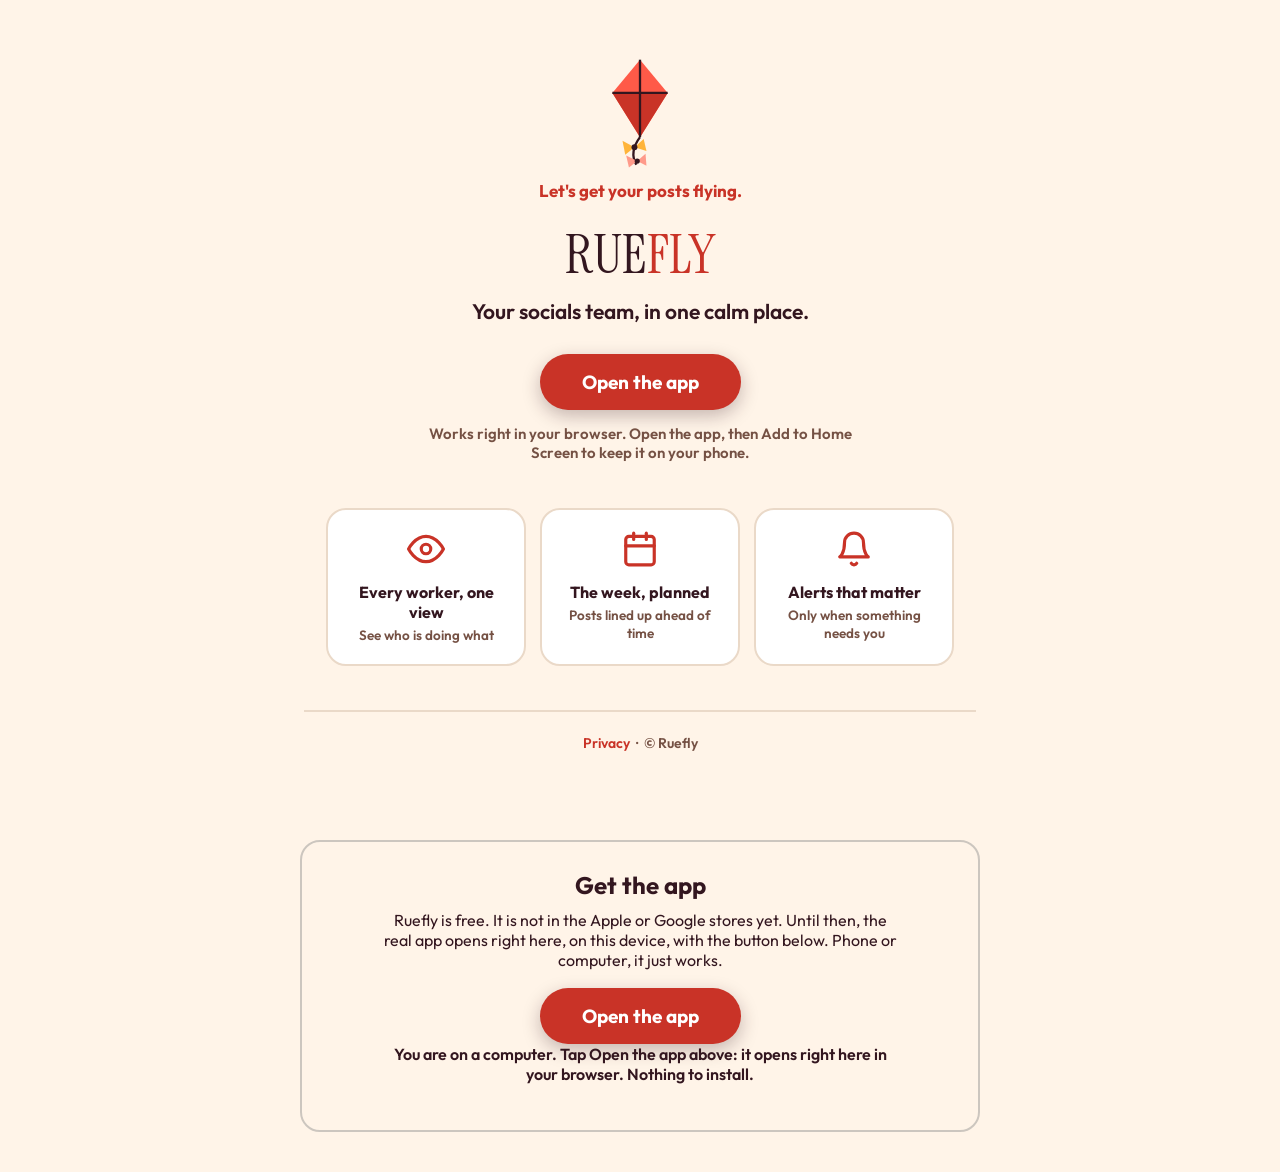
<file: index.html>
<!doctype html>
<html lang="en-AU">
<head>
<meta charset="UTF-8" />
<meta name="viewport" content="width=device-width, initial-scale=1.0" />
<title>Ruefly — your socials team, in one calm place</title>
<style>@font-face{font-family:"Instrument Serif";src:url("/fonts/InstrumentSerif-Regular.ttf") format("truetype")}@font-face{font-family:"Outfit";src:url("/fonts/Outfit.ttf") format("truetype");font-weight:100 900}</style>
<meta name="description" content="Ruefly: plan, draft and organise social posts in one calm place. Your brands, captions and hashtags stay together, and a reminder lands when it is time to post. Works right in your browser." />
<link rel="icon" type="image/svg+xml" href="/icons/mark.svg" />
<style>
  :root{ --burg:#C93327; --burg-deep:#A8261E; --burg-soft:#FF9A8A; --cream:#FFF4E8; --ink:#33161F; }
  *{margin:0;padding:0;box-sizing:border-box}
  body{font-family:'Outfit',system-ui,sans-serif;background:var(--cream);color:var(--ink);
       -webkit-font-smoothing:antialiased;text-align:center}
  .wrap{max-width:720px;margin:0 auto;padding:56px 24px 40px}
  .rue{width:118px;height:118px;margin:0 auto 6px;display:block}
  .rue-line{font-weight:700;color:var(--burg);font-size:17px;margin-bottom:26px}
  h1{font-family:'Instrument Serif',serif;font-weight:400;font-size:54px;letter-spacing:.5px;line-height:1.05}
  h1 .soc{color:var(--burg)}
  .tagline{font-size:21px;font-weight:600;margin:14px auto 30px;max-width:430px}
  .cta{display:inline-block;background:var(--burg);color:#fff;font-weight:700;font-size:19px;
       padding:16px 42px;border-radius:999px;text-decoration:none;box-shadow:0 6px 18px rgba(51,22,31,.28)}
  .cta:hover{background:var(--burg-deep)}
  .how{margin-top:14px;font-size:15px;font-weight:600;color:#755144;max-width:430px;margin-left:auto;margin-right:auto}
  .tiles{display:flex;gap:14px;justify-content:center;flex-wrap:wrap;margin:46px 0 8px}
  .tile{background:#fff;border:2px solid #EAD9C8;border-radius:20px;padding:20px 16px;width:200px}
  .tile svg{width:38px;height:38px;margin-bottom:10px}
  .tile p{font-weight:700;font-size:16px}
  .tile span{display:block;font-weight:600;font-size:13.5px;color:#755144;margin-top:4px}
  footer{margin-top:44px;padding:22px 0 8px;border-top:2px solid #EAD9C8;font-size:14px;font-weight:600;color:#755144}
  footer a{color:var(--burg);text-decoration:none}
  @media (max-width:560px){ h1{font-size:40px} .tagline{font-size:19px} .tile{width:100%;max-width:320px} }
</style>
</head>
<body>
  <main class="wrap">
    <svg class="rue" viewBox="0 0 100 128" aria-hidden="true"><polygon points="50,4 80,40 50,88 20,40" fill="#FF5A48"/><polygon points="20,40 80,40 50,88" fill="#C93327"/><line x1="20" y1="40" x2="80" y2="40" stroke="#33161F" stroke-width="2.5"/><line x1="50" y1="4" x2="50" y2="88" stroke="#33161F" stroke-width="2.5"/><path d="M50 88 Q 38 104 46 118" stroke="#33161F" stroke-width="2.5" fill="none"/><g><polygon points="44,99 31,92 34,107" fill="#FFB43A"/><polygon points="44,99 54,90 57,103" fill="#FFB43A"/><circle cx="44" cy="99" r="3.2" fill="#33161F"/></g><g><polygon points="47,114 35,108 38,121" fill="#FF9A8A"/><polygon points="47,114 56,106 57,119" fill="#FF9A8A"/><circle cx="47" cy="114" r="2.8" fill="#33161F"/></g></svg>
    <p class="rue-line">Let's get your posts flying.</p>
    <h1>RUE<span class="soc">FLY</span></h1>
    <p class="tagline">Your socials team, in one calm place.</p>
    <a class="cta" href="/app/">Open the app</a>
    <p class="how">Works right in your browser. Open the app, then Add to Home Screen to keep it on your phone.</p>
    <div class="tiles">
      <div class="tile">
        <svg viewBox="0 0 24 24" fill="none" stroke="#C93327" stroke-width="2" stroke-linecap="round" stroke-linejoin="round"><path d="M1 12s4-8 11-8 11 8 11 8-4 8-11 8-11-8-11-8z"/><circle cx="12" cy="12" r="3"/></svg>
        <p>Every worker, one view</p><span>See who is doing what</span>
      </div>
      <div class="tile">
        <svg viewBox="0 0 24 24" fill="none" stroke="#C93327" stroke-width="2" stroke-linecap="round" stroke-linejoin="round"><rect x="3" y="4" width="18" height="18" rx="2"/><line x1="16" y1="2" x2="16" y2="6"/><line x1="8" y1="2" x2="8" y2="6"/><line x1="3" y1="10" x2="21" y2="10"/></svg>
        <p>The week, planned</p><span>Posts lined up ahead of time</span>
      </div>
      <div class="tile">
        <svg viewBox="0 0 24 24" fill="none" stroke="#C93327" stroke-width="2" stroke-linecap="round" stroke-linejoin="round"><path d="M18 8A6 6 0 0 0 6 8c0 7-3 9-3 9h18s-3-2-3-9"/><path d="M13.73 21a2 2 0 0 1-3.46 0"/></svg>
        <p>Alerts that matter</p><span>Only when something needs you</span>
      </div>
    </div>
    <footer>
      <a href="/privacy.html">Privacy</a> &nbsp;·&nbsp; © Ruefly
    </footer>
  </main>

<style>
.dl-get{max-width:720px;margin:40px auto;padding:0 20px;text-align:center}
.dl-card{border:2px solid rgba(128,128,128,.4);border-radius:20px;padding:28px 22px}
.dl-card h2{margin:0 0 10px}
.dl-card p{margin:0 auto 18px;max-width:520px}
.dl-device{margin:16px auto 0;font-weight:600;max-width:520px}
</style>
<section class="dl-get" id="get-the-app">
  <div class="dl-card">
    <h2>Get the app</h2>
    <p>Ruefly is free. It is not in the Apple or Google stores yet. Until then, the real app opens right here, on this device, with the button below. Phone or computer, it just works.</p>
    <a class="cta" href="./app/">Open the app</a>
    <p class="dl-device" id="dl-device">Works on phone, tablet and computer.</p>
  </div>
</section>
<script>
(function(){var el=document.getElementById('dl-device');if(!el)return;var ua=navigator.userAgent||'';
if(/iPhone|iPad|iPod/i.test(ua)){el.textContent='You are on an iPhone or iPad. Tap Open the app above: it works right away. To keep it on your home screen, tap Share, then Add to Home Screen. The App Store version is on its way.';}
else if(/Android/i.test(ua)){el.textContent='You are on an Android phone. Tap Open the app above: it works right away. To keep it on your home screen, tap the menu (three dots), then Add to Home screen. The Google Play version is on its way.';}
else{el.textContent='You are on a computer. Tap Open the app above: it opens right here in your browser. Nothing to install.';}})();
</script>
</body>
</html>
</file>
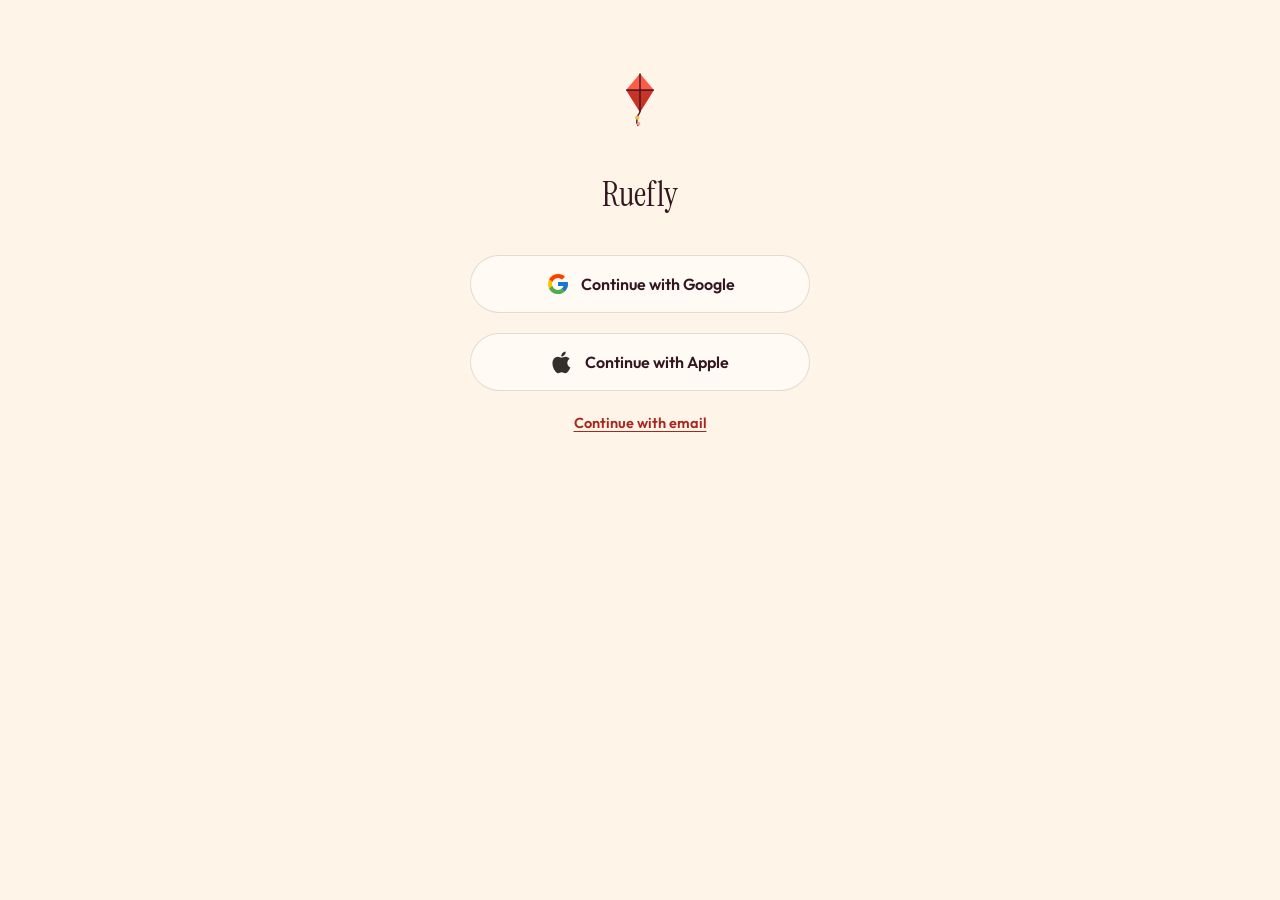
<file: app/index.html>
<!doctype html>
<html lang="en-AU">
  <head>
    <meta charset="UTF-8" />
    <meta name="viewport" content="width=device-width, initial-scale=1.0, maximum-scale=1.0, user-scalable=no, viewport-fit=cover" />
    <meta name="theme-color" content="#FFF4E8" />
    <link rel="manifest" href="/manifest.webmanifest" />
    <meta name="mobile-web-app-capable" content="yes" />
    <meta name="apple-mobile-web-app-capable" content="yes" />
    <meta name="apple-mobile-web-app-status-bar-style" content="default" />
    <meta name="apple-mobile-web-app-title" content="Ruefly" />
    <link rel="apple-touch-icon" href="/icons/apple-touch-icon.png" />
    <link rel="icon" type="image/svg+xml" href="/icons/mark.svg" />
    <link rel="icon" type="image/png" sizes="192x192" href="/icons/icon-192.png" />
    <link rel="icon" type="image/png" sizes="512x512" href="/icons/icon-512.png" />
    <meta name="description" content="Ruefly: the calm planner for creators. Plan your posts, keep captions and hashtags together, and get reminded at the right time." />
    <title>Ruefly</title>
    <script type="module" crossorigin src="/assets/main-BJd8el3Q.js"></script>
    <link rel="stylesheet" crossorigin href="/assets/main-BPaITcDZ.css">
  </head>
  <body>
    <div id="app"></div>
  </body>
</html>
</file>
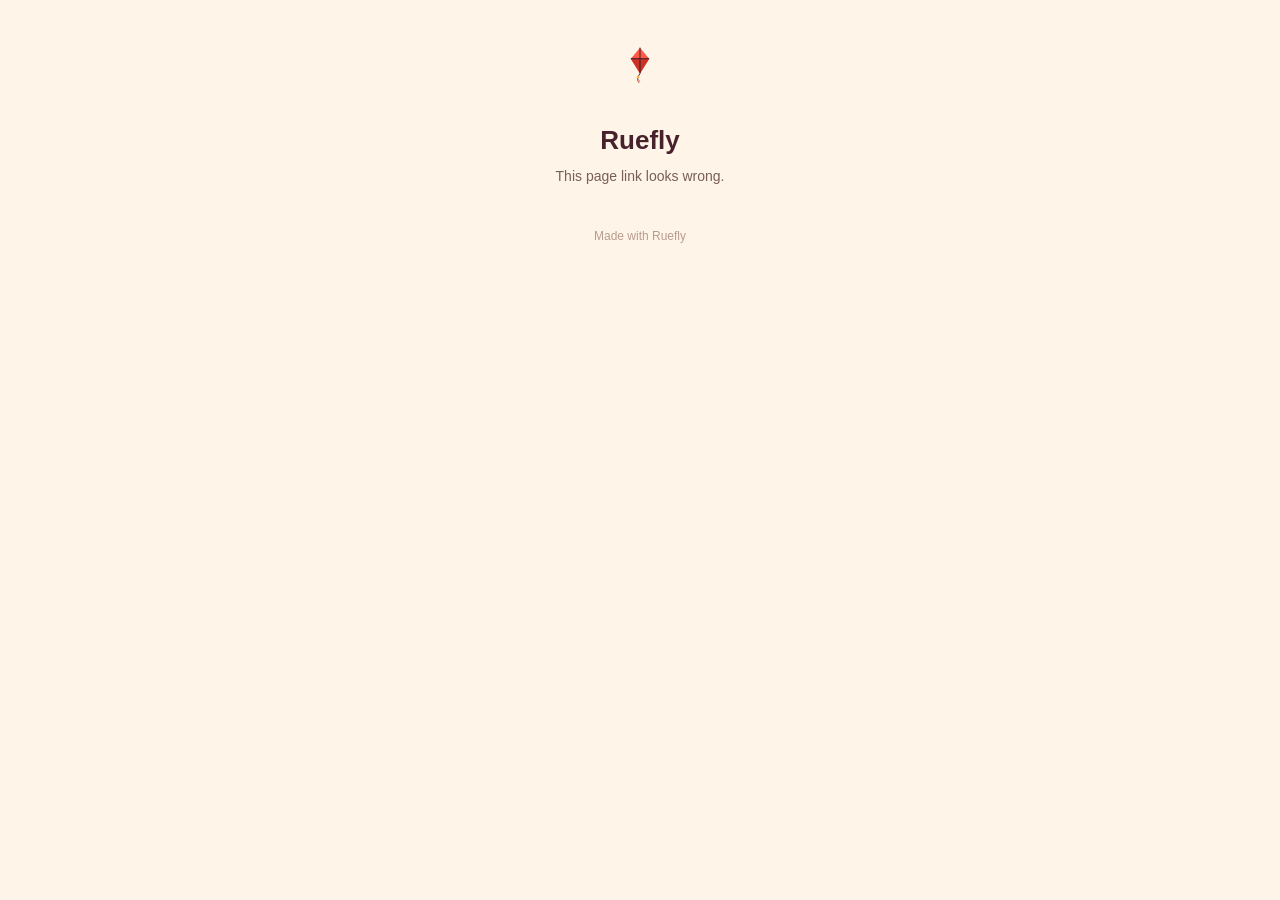
<file: bio.html>
<!DOCTYPE html>
<html lang="en">
<head>
<meta charset="utf-8">
<meta name="viewport" content="width=device-width, initial-scale=1">
<title>Ruefly: link in bio</title>
<style>
  body { background:#FFF4E8; color:#33161F; font-family:-apple-system,'Segoe UI',Roboto,Helvetica,Arial,sans-serif; margin:0; padding:40px 20px 64px; line-height:1.5; }
  main { max-width:480px; margin:0 auto; text-align:center; }
  .mark { width:64px; height:64px; margin:0 auto 10px; }
  h1 { font-size:26px; margin:0 0 6px; color:#47222C; overflow-wrap:anywhere; }
  .sub { color:#785E5A; font-size:14px; margin:0 0 26px; }
  a.link { display:block; background:#FF6B57; color:#FFF9F2; text-decoration:none; font-weight:700; padding:14px 18px; border-radius:14px; margin:0 0 12px; overflow-wrap:anywhere; }
  a.link:active { opacity:.85; }
  .note { color:#785E5A; font-size:14px; margin-top:26px; }
  .foot { color:#B99B8F; font-size:12px; margin-top:40px; }
</style>
</head>
<body>
<main>
  <img class="mark" src="icons/mark.svg" alt="" />
  <h1 id="bioName">…</h1>
  <p class="sub" id="bioSub">Loading this page…</p>
  <div id="bioLinks"></div>
  <p class="note" id="bioNote"></p>
  <p class="foot">Made with Ruefly</p>
</main>
<script>
(function () {
  var slug = new URLSearchParams(location.search).get("s") || "";
  var nameEl = document.getElementById("bioName");
  var subEl = document.getElementById("bioSub");
  var linksEl = document.getElementById("bioLinks");
  var noteEl = document.getElementById("bioNote");
  function fail(msg) { nameEl.textContent = "Ruefly"; subEl.textContent = msg; }
  if (!/^[a-z0-9]([a-z0-9-]{1,28}[a-z0-9])?$/.test(slug)) { fail("This page link looks wrong."); return; }
  var url = "https://firestore.googleapis.com/v1/projects/ilse-socials/databases/(default)/documents/bios/" + encodeURIComponent(slug);
  fetch(url).then(function (r) {
    if (r.status === 404) { fail("This page is not here. It may have been taken down."); return null; }
    if (!r.ok) { fail("This page could not load. Try again in a moment."); return null; }
    return r.json();
  }).then(function (doc) {
    if (!doc || !doc.fields) return;
    var f = doc.fields;
    var name = (f.name && f.name.stringValue) || "Ruefly";
    nameEl.textContent = name;
    document.title = name + ": Ruefly";
    subEl.textContent = "";
    var links = (f.links && f.links.arrayValue && f.links.arrayValue.values) || [];
    var shown = 0;
    links.forEach(function (item) {
      var m = (item && item.mapValue && item.mapValue.fields) || {};
      var title = (m.title && m.title.stringValue) || "";
      var href = (m.url && m.url.stringValue) || "";
      if (!title || !/^https?:\/\//i.test(href)) return;
      var a = document.createElement("a");
      a.className = "link"; a.href = href; a.textContent = title;
      a.rel = "noopener"; a.target = "_blank";
      linksEl.appendChild(a);
      shown++;
    });
    if (!shown) noteEl.textContent = "No links here yet.";
  }).catch(function () { fail("This page could not load. Try again in a moment."); });
})();
</script>
</body>
</html>
</file>
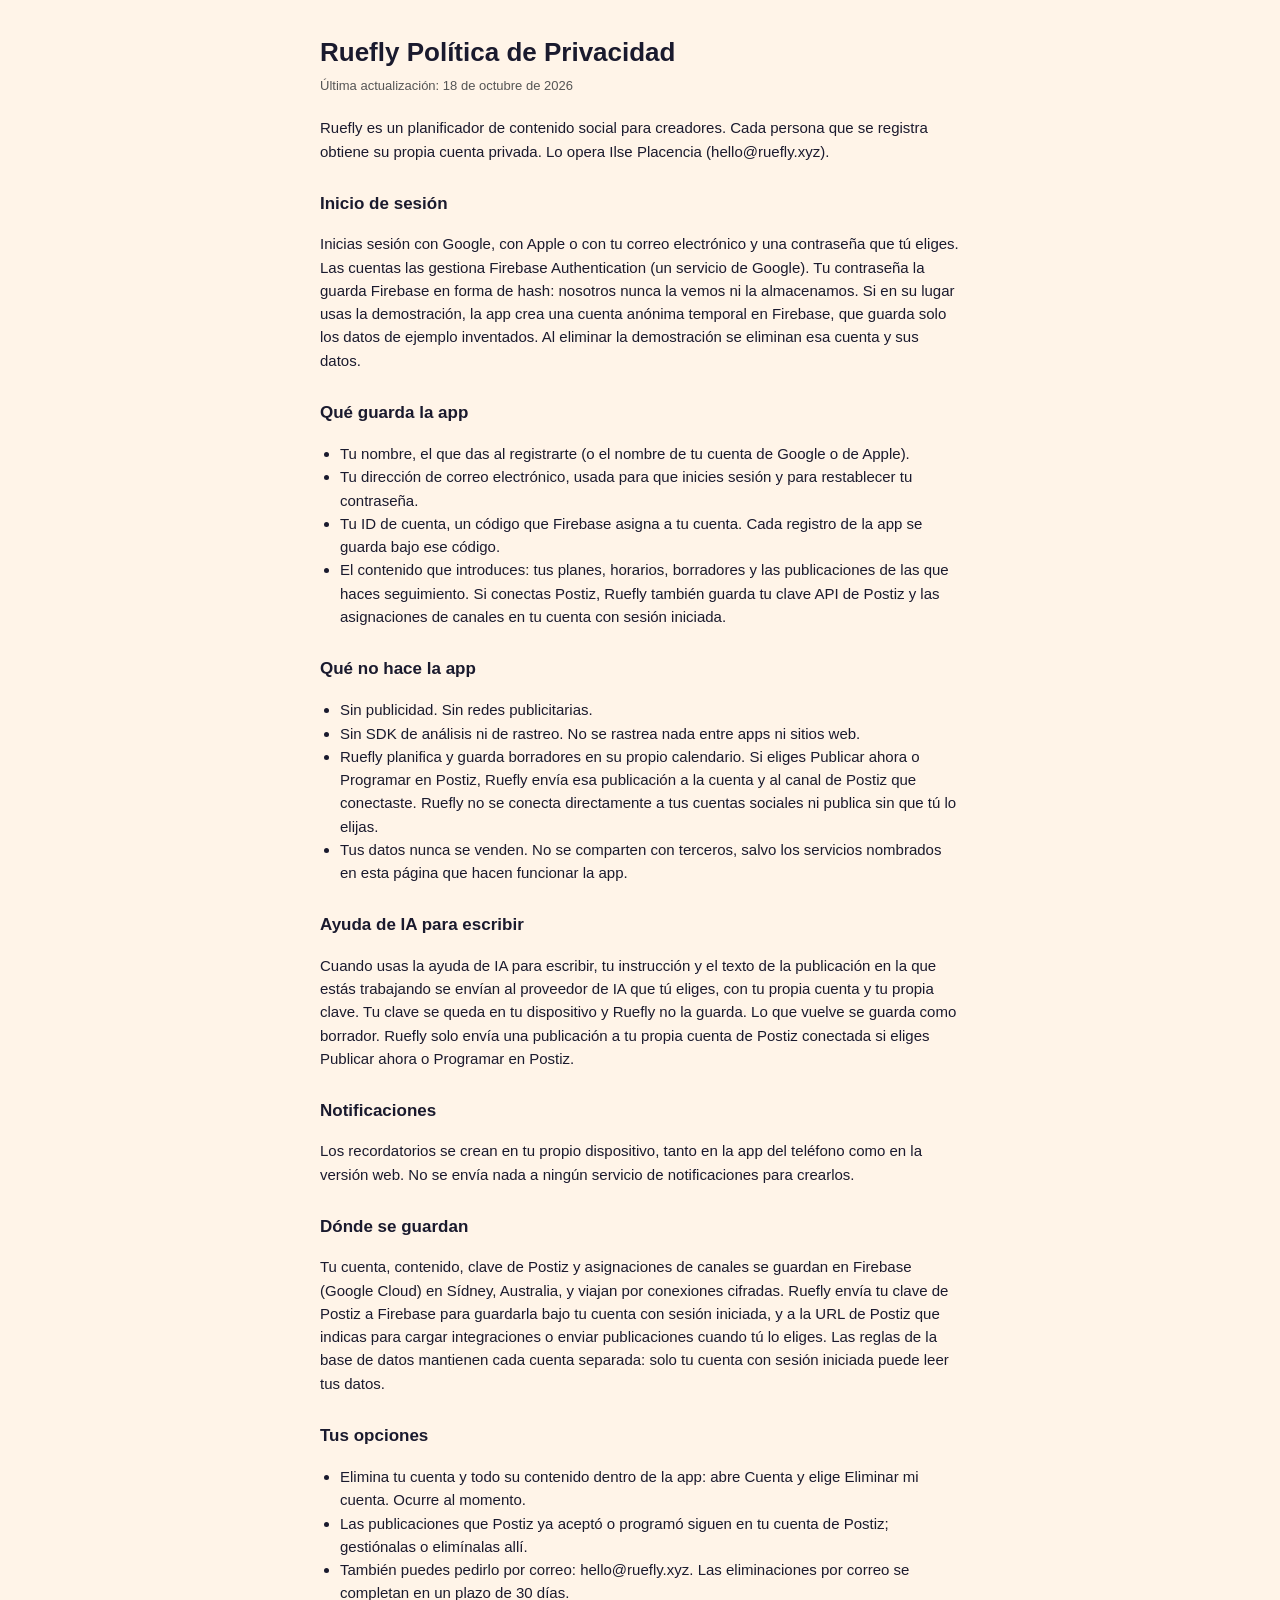
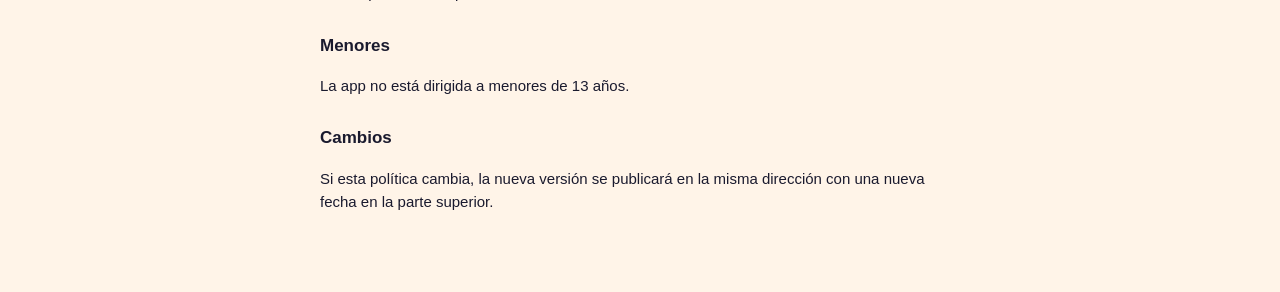
<file: privacy.es.html>
<!DOCTYPE html>
<html lang="es">
<head>
<meta charset="utf-8">
<meta name="viewport" content="width=device-width, initial-scale=1">
<title>Ruefly Política de Privacidad</title>
<style>
  body { background:#FFF4E8; color:#1A1A2E; font-family:-apple-system,'Segoe UI',Roboto,Helvetica,Arial,sans-serif; margin:0; padding:32px 20px 64px; line-height:1.55; }
  main { max-width:640px; margin:0 auto; }
  h1 { font-size:26px; margin:0 0 4px; }
  h2 { font-size:17px; margin:28px 0 6px; }
  p, li { font-size:15px; }
  ul { padding-left:20px; }
  .date { color:#555; font-size:13px; margin:0 0 20px; }
</style>
</head>
<body>
<main>
<h1>Ruefly Política de Privacidad</h1>
<p class="date">Última actualización: 18 de octubre de 2026</p>
<p>Ruefly es un planificador de contenido social para creadores. Cada persona que se registra obtiene su propia cuenta privada. Lo opera Ilse Placencia (hello@ruefly.xyz).</p>
<h2>Inicio de sesión</h2>
<p>Inicias sesión con Google, con Apple o con tu correo electrónico y una contraseña que tú eliges. Las cuentas las gestiona Firebase Authentication (un servicio de Google). Tu contraseña la guarda Firebase en forma de hash: nosotros nunca la vemos ni la almacenamos. Si en su lugar usas la demostración, la app crea una cuenta anónima temporal en Firebase, que guarda solo los datos de ejemplo inventados. Al eliminar la demostración se eliminan esa cuenta y sus datos.</p>
<h2>Qué guarda la app</h2>
<ul>
<li>Tu nombre, el que das al registrarte (o el nombre de tu cuenta de Google o de Apple).</li>
<li>Tu dirección de correo electrónico, usada para que inicies sesión y para restablecer tu contraseña.</li>
<li>Tu ID de cuenta, un código que Firebase asigna a tu cuenta. Cada registro de la app se guarda bajo ese código.</li>
<li>El contenido que introduces: tus planes, horarios, borradores y las publicaciones de las que haces seguimiento. Si conectas Postiz, Ruefly también guarda tu clave API de Postiz y las asignaciones de canales en tu cuenta con sesión iniciada.</li>
</ul>
<h2>Qué no hace la app</h2>
<ul>
<li>Sin publicidad. Sin redes publicitarias.</li>
<li>Sin SDK de análisis ni de rastreo. No se rastrea nada entre apps ni sitios web.</li>
<li>Ruefly planifica y guarda borradores en su propio calendario. Si eliges Publicar ahora o Programar en Postiz, Ruefly envía esa publicación a la cuenta y al canal de Postiz que conectaste. Ruefly no se conecta directamente a tus cuentas sociales ni publica sin que tú lo elijas.</li>
<li>Tus datos nunca se venden. No se comparten con terceros, salvo los servicios nombrados en esta página que hacen funcionar la app.</li>
</ul>
<h2>Ayuda de IA para escribir</h2>
<p>Cuando usas la ayuda de IA para escribir, tu instrucción y el texto de la publicación en la que estás trabajando se envían al proveedor de IA que tú eliges, con tu propia cuenta y tu propia clave. Tu clave se queda en tu dispositivo y Ruefly no la guarda. Lo que vuelve se guarda como borrador. Ruefly solo envía una publicación a tu propia cuenta de Postiz conectada si eliges Publicar ahora o Programar en Postiz.</p>
<h2>Notificaciones</h2>
<p>Los recordatorios se crean en tu propio dispositivo, tanto en la app del teléfono como en la versión web. No se envía nada a ningún servicio de notificaciones para crearlos.</p>
<h2>Dónde se guardan</h2>
<p>Tu cuenta, contenido, clave de Postiz y asignaciones de canales se guardan en Firebase (Google Cloud) en Sídney, Australia, y viajan por conexiones cifradas. Ruefly envía tu clave de Postiz a Firebase para guardarla bajo tu cuenta con sesión iniciada, y a la URL de Postiz que indicas para cargar integraciones o enviar publicaciones cuando tú lo eliges. Las reglas de la base de datos mantienen cada cuenta separada: solo tu cuenta con sesión iniciada puede leer tus datos.</p>
<h2>Tus opciones</h2>
<ul>
<li>Elimina tu cuenta y todo su contenido dentro de la app: abre Cuenta y elige Eliminar mi cuenta. Ocurre al momento.</li>
<li>Las publicaciones que Postiz ya aceptó o programó siguen en tu cuenta de Postiz; gestiónalas o elimínalas allí.</li>
<li>También puedes pedirlo por correo: hello@ruefly.xyz. Las eliminaciones por correo se completan en un plazo de 30 días.</li>
</ul>
<h2>Menores</h2>
<p>La app no está dirigida a menores de 13 años.</p>
<h2>Cambios</h2>
<p>Si esta política cambia, la nueva versión se publicará en la misma dirección con una nueva fecha en la parte superior.</p>
</main>
</body>
</html>
</file>
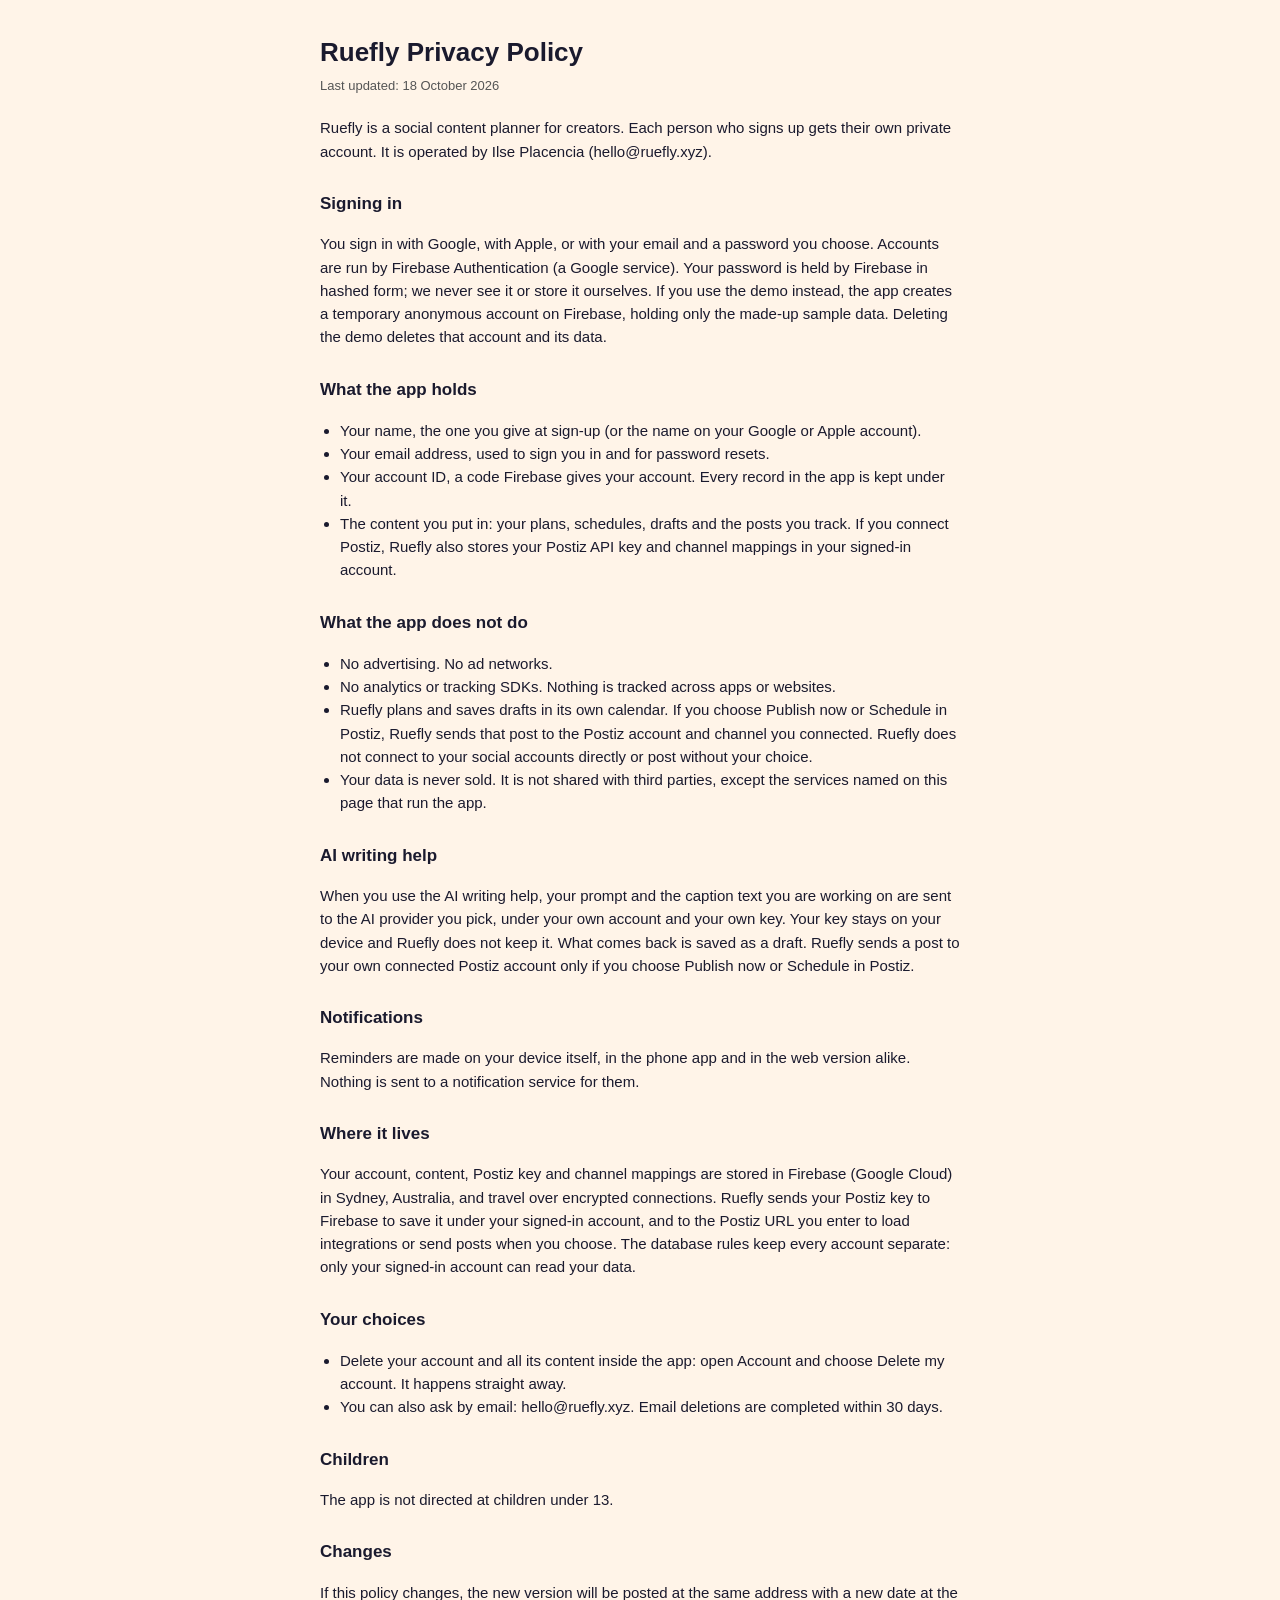
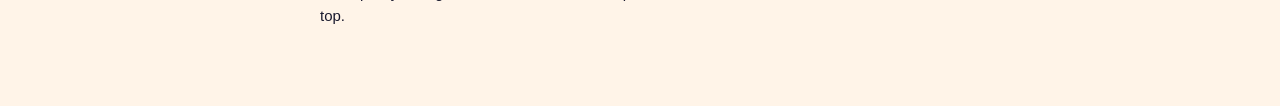
<file: privacy.html>
<!DOCTYPE html>
<html lang="en">
<head>
<meta charset="utf-8">
<meta name="viewport" content="width=device-width, initial-scale=1">
<title>Ruefly Privacy Policy</title>
<style>
  body { background:#FFF4E8; color:#1A1A2E; font-family:-apple-system,'Segoe UI',Roboto,Helvetica,Arial,sans-serif; margin:0; padding:32px 20px 64px; line-height:1.55; }
  main { max-width:640px; margin:0 auto; }
  h1 { font-size:26px; margin:0 0 4px; }
  h2 { font-size:17px; margin:28px 0 6px; }
  p, li { font-size:15px; }
  ul { padding-left:20px; }
  .date { color:#555; font-size:13px; margin:0 0 20px; }
</style>
</head>
<body>
<main>
<h1>Ruefly Privacy Policy</h1>
<p class="date">Last updated: 18 October 2026</p>
<p>Ruefly is a social content planner for creators. Each person who signs up gets their own private account. It is operated by Ilse Placencia (hello@ruefly.xyz).</p>
<h2>Signing in</h2>
<p>You sign in with Google, with Apple, or with your email and a password you choose. Accounts are run by Firebase Authentication (a Google service). Your password is held by Firebase in hashed form; we never see it or store it ourselves. If you use the demo instead, the app creates a temporary anonymous account on Firebase, holding only the made-up sample data. Deleting the demo deletes that account and its data.</p>
<h2>What the app holds</h2>
<ul>
<li>Your name, the one you give at sign-up (or the name on your Google or Apple account).</li>
<li>Your email address, used to sign you in and for password resets.</li>
<li>Your account ID, a code Firebase gives your account. Every record in the app is kept under it.</li>
<li>The content you put in: your plans, schedules, drafts and the posts you track. If you connect Postiz, Ruefly also stores your Postiz API key and channel mappings in your signed-in account.</li>
</ul>
<h2>What the app does not do</h2>
<ul>
<li>No advertising. No ad networks.</li>
<li>No analytics or tracking SDKs. Nothing is tracked across apps or websites.</li>
<li>Ruefly plans and saves drafts in its own calendar. If you choose Publish now or Schedule in Postiz, Ruefly sends that post to the Postiz account and channel you connected. Ruefly does not connect to your social accounts directly or post without your choice.</li>
<li>Your data is never sold. It is not shared with third parties, except the services named on this page that run the app.</li>
</ul>
<h2>AI writing help</h2>
<p>When you use the AI writing help, your prompt and the caption text you are working on are sent to the AI provider you pick, under your own account and your own key. Your key stays on your device and Ruefly does not keep it. What comes back is saved as a draft. Ruefly sends a post to your own connected Postiz account only if you choose Publish now or Schedule in Postiz.</p>
<h2>Notifications</h2>
<p>Reminders are made on your device itself, in the phone app and in the web version alike. Nothing is sent to a notification service for them.</p>
<h2>Where it lives</h2>
<p>Your account, content, Postiz key and channel mappings are stored in Firebase (Google Cloud) in Sydney, Australia, and travel over encrypted connections. Ruefly sends your Postiz key to Firebase to save it under your signed-in account, and to the Postiz URL you enter to load integrations or send posts when you choose. The database rules keep every account separate: only your signed-in account can read your data.</p>
<h2>Your choices</h2>
<ul>
<li>Delete your account and all its content inside the app: open Account and choose Delete my account. It happens straight away.</li>
<li>You can also ask by email: hello@ruefly.xyz. Email deletions are completed within 30 days.</li>
</ul>
<h2>Children</h2>
<p>The app is not directed at children under 13.</p>
<h2>Changes</h2>
<p>If this policy changes, the new version will be posted at the same address with a new date at the top.</p>
</main>
</body>
</html>
</file>
<file: assets/main-BPaITcDZ.css>
:root{--burgundy: #C93327;--wine-deep: #33161F;--claret: #A8261E;--dusty: #FF9A8A;--baby: #FFC4B8;--pink-soft: #FFE3D6;--pink-pale: #FFF1E4;--ground: #FFF4E8;--ink: #33161F;--ink-soft: #755144;--line: rgba(51, 22, 31, .14);--card: #FFFBF4;--radius: 18px;--ease: .16s ease;--sat: env(safe-area-inset-top, 0px)}*{box-sizing:border-box}html,body{touch-action:manipulation}html,body{margin:0;padding:0}body{font-family:Outfit,system-ui,sans-serif;color:var(--ink);background:var(--ground);min-height:100vh}h1,h2,h3{font-family:Outfit,sans-serif;font-weight:800;letter-spacing:0}a{color:inherit}button{font:inherit;cursor:pointer}::selection{background:var(--baby)}:focus-visible{outline:2px solid var(--claret);outline-offset:2px;border-radius:6px}.login-wrap{min-height:100vh;display:grid;place-items:center;padding:22px 16px}.login-card{width:min(430px,100%);background:var(--card);border:1px solid var(--line);border-radius:26px;padding:30px 26px 24px;box-shadow:0 18px 44px #33161f1f}.login-mark{width:62px;height:62px;border-radius:16px}.login-title{font-size:27px;margin:14px 0 6px;color:var(--wine-deep)}.login-sub{color:var(--ink-soft);margin:0 0 18px;line-height:1.5}.preview-note{background:var(--pink-pale);border:1px dashed rgba(51,22,31,.4);border-radius:14px;padding:12px 14px;font-size:14px;line-height:1.5;margin-bottom:14px}.login-form{display:grid;gap:8px;margin-bottom:14px}.login-form label{font-family:Outfit,sans-serif;font-weight:700;font-size:13px}.login-form input{font:inherit;padding:12px 14px;border-radius:12px;border:1px solid var(--line);background:var(--ground);color:var(--ink);width:100%}.login-form input:focus{border-color:var(--claret);outline:none;box-shadow:0 0 0 3px #ffc4b88c}.login-form.alt{border-top:1px solid var(--line);padding-top:14px}.form-note{font-size:13px;color:var(--ink-soft);margin:2px 0 0;min-height:16px}.login-foot{font-size:13px;color:var(--ink-soft);display:flex;gap:8px;align-items:center;margin:6px 0 0}.btn{border:0;border-radius:999px;padding:12px 20px;font-family:Outfit,sans-serif;font-weight:700;background:var(--ink);color:var(--ground);text-decoration:none;display:inline-block;transition:transform var(--ease),background var(--ease),box-shadow var(--ease)}.btn.primary{background:var(--burgundy);color:var(--ground)}.btn.primary:hover{background:var(--wine-deep)}.btn.soft{background:var(--pink-soft);color:var(--wine-deep);border:1.5px solid rgba(201,51,39,.45)}.btn.soft:hover{background:var(--baby)}.btn:active{transform:scale(.98)}.btn.full{width:100%;text-align:center}.shell{display:flex;min-height:100vh;align-items:stretch}.sidebar{width:248px;flex:0 0 auto;position:sticky;top:0;height:100vh;overflow-y:auto;background:var(--ink);color:var(--ground);border-right:1px solid rgba(51,22,31,.35);padding:calc(16px + var(--sat)) 12px 16px;display:flex;flex-direction:column;gap:14px;transition:width .18s ease,padding .18s ease}.main-col{flex:1 1 auto;min-width:0;display:flex;flex-direction:column}.content{padding:20px clamp(14px,3.5vw,34px) 60px;width:100%;max-width:880px;animation:page-in .18s ease}@keyframes page-in{0%{opacity:0;transform:translateY(3px)}to{opacity:1;transform:none}}.side-brand{display:flex;gap:10px;align-items:center;padding:2px 6px 10px;border-bottom:1px solid rgba(255,196,184,.28)}.side-brand img{width:38px;height:38px;border-radius:10px}.side-brand b{font-family:"Instrument Serif",sans-serif;font-size:17px;display:block;line-height:1;color:var(--ground)}.side-brand small{font-family:Outfit,sans-serif;font-size:10px;letter-spacing:.14em;color:var(--baby)}.side-nav{display:grid;gap:2px}.side-link{display:flex;align-items:center;gap:9px;padding:9px 10px;border-radius:12px;text-decoration:none;font-family:Outfit,sans-serif;font-weight:700;font-size:15px;color:var(--ground);transition:background var(--ease),transform var(--ease)}.side-link:hover{background:#ffc4b829}.side-link:active{transform:scale(.98)}.side-link.on{background:var(--baby);color:var(--ink)}.side-link.on .dot{box-shadow:0 0 0 3px #33161f2e}.side-ico{width:20px;height:20px;border-radius:0;display:grid;place-items:center;flex:0 0 auto;background:none;color:var(--baby)}.side-ico .ic{width:18px;height:18px}.ext-ico{display:grid;place-items:center;flex:0 0 auto}.ext-ico .ic{width:15px;height:15px}.side-link.on .side-ico{background:none;color:var(--ink)}.side-ico.accent-rose{background:none;box-shadow:none;color:var(--baby)}.side-ico.accent-dusty{background:none;box-shadow:none;color:var(--dusty)}.side-ico.accent-peri{background:none;box-shadow:none;color:var(--pink-soft)}.side-ico.accent-powder{background:none;box-shadow:none;color:var(--pink-pale)}.side-ico.accent-mint{background:none;box-shadow:none;color:var(--baby)}.side-txt{white-space:nowrap;overflow:hidden}.side-foot{margin-top:auto;border-top:1px solid rgba(255,196,184,.28);padding-top:12px;display:grid;gap:2px}.side-ext{display:flex;align-items:center;gap:9px;padding:7px 10px;border-radius:10px;text-decoration:none;font-weight:700;font-size:14px;background:none;border:0;text-align:left;width:100%;color:var(--pink-soft);transition:background var(--ease),color var(--ease)}.side-ext:hover{background:#ffc4b829;color:var(--ground)}.side-ext:active{background:#ffc4b847}.shell.nav-closed .sidebar{display:none}@media(max-width:720px){.shell:not(.nav-closed) .sidebar{position:fixed;left:0;top:0;bottom:0;width:84vw;max-width:400px;z-index:60;box-shadow:0 0 44px #2b120c59;overflow-y:auto;padding-top:calc(16px + var(--sat))}.shell:not(.nav-closed) .main-col{flex:1 1 auto;min-width:0;cursor:pointer}.shell:not(.nav-closed) .content{opacity:.45;pointer-events:none}.shell:not(.nav-closed) .add-fab{display:none}}@media(max-width:640px){.sidebar{width:188px}.content{padding-top:14px}}.topbar{position:sticky;top:0;z-index:5;display:flex;align-items:center;gap:12px;padding:calc(12px + var(--sat)) clamp(14px,3.5vw,34px) 12px;background:#fff7f5e0;backdrop-filter:blur(8px);border-bottom:1px solid var(--line)}.lapsed-mark{width:22px;height:22px;flex:none}.menu-btn{border:1px solid var(--line);background:var(--card);border-radius:10px;width:38px;height:38px;display:grid;place-items:center;line-height:1;color:var(--burgundy);transition:background var(--ease),transform var(--ease)}.menu-btn .ic{width:19px;height:19px}.menu-btn:hover{background:var(--pink-pale)}.menu-btn:active{transform:scale(.94)}.top-title b{font-family:Outfit,sans-serif;font-size:16px;display:block;line-height:1.15}.top-title small{color:var(--ink-soft);font-size:12px}.preview-pill,.live-pill{margin-left:auto;font-family:Outfit,sans-serif;font-weight:700;font-size:12px;padding:5px 11px;border-radius:999px}.preview-pill{background:var(--baby);color:var(--burgundy)}.live-pill{background:var(--pink-soft);color:var(--burgundy)}.hero{margin:6px 0 18px}.hero h2{font-size:28px;margin:0 0 6px;color:var(--wine-deep)}.hero p{color:var(--ink-soft);line-height:1.55;margin:0;max-width:62ch}.strip{display:grid;gap:14px;grid-template-columns:repeat(auto-fit,minmax(230px,1fr));margin-bottom:18px}.brand-card{border-top:1px solid var(--line);padding:13px 2px 12px}.strip .brand-card:first-child{border-top:0}.brand-head{display:flex;justify-content:space-between;align-items:center;gap:8px}.brand-head h3{margin:0;font-size:16.5px}.brand-short{font-family:Outfit,sans-serif;font-weight:700;font-size:13px;color:var(--ink-soft);margin:2px 0 0}.dot{width:10px;height:10px;border-radius:50%;display:inline-block;flex:0 0 auto;background:#c9b3b9}.dot-live{background:#3d9970;box-shadow:0 0 0 3px #3d99702e}.dot-part{background:var(--claret);box-shadow:0 0 0 3px #a8261e2e}.dot-wait{background:var(--dusty);box-shadow:0 0 0 3px #ff9a8a38}.panel{background:transparent;border:0;border-radius:0;box-shadow:none;padding:6px 0 14px;margin-bottom:26px}.panel-head{display:flex;justify-content:space-between;align-items:center;gap:10px;margin-bottom:8px}.panel-head h3{margin:0;font-size:17px}.panel p{line-height:1.55;margin:6px 0}.pill{font-family:Outfit,sans-serif;font-weight:700;font-size:12px;background:var(--pink-soft);color:var(--burgundy);padding:4px 10px;border-radius:999px;display:inline-flex;gap:7px;align-items:center;white-space:nowrap}.latest-line{font-weight:800;font-size:16px}.detail{color:var(--ink-soft)}.case-state{font-family:Outfit,sans-serif;font-weight:700;font-size:12px;background:var(--pink-soft);color:var(--burgundy);padding:3px 9px;border-radius:999px;white-space:nowrap}.social-row{position:relative}.social-row:before{content:"";position:absolute;top:0;left:16px;right:0;height:1px;background:var(--line)}.social-row:first-of-type:before{display:none}.social-head{display:flex;align-items:center;gap:10px;padding:10px 6px 2px}.social-head b{font-size:15px}.social-state{margin-left:auto}.social-line{padding:0 6px;margin:2px 0 4px;line-height:1.5}.social-detail{padding:0 6px 8px;color:var(--ink-soft);line-height:1.5;margin:0}.empty{color:var(--ink-soft);font-style:italic}.section-label{margin:20px 2px 10px}.section-label h3{font-size:17px}.ic{width:15px;height:15px;flex:0 0 auto}.notif-actions{display:flex;gap:9px;flex-wrap:wrap;margin-top:11px}.notif-actions .btn{padding:10px 18px;font-size:14px}.notif-ios{background:var(--pink-pale);border-radius:12px;padding:10px 13px;font-weight:700;color:var(--wine-deep)}.notif-status{font-size:15.5px;font-weight:700}.strip{display:block;margin-bottom:10px}.login-box,.login-card{box-shadow:none!important}.preview-note{border-style:solid;border-color:var(--line)}.empty{font-style:normal}.content{animation:none}.side-group-title{display:block;font-family:Outfit,sans-serif;font-size:11px;letter-spacing:.12em;text-transform:uppercase;color:var(--baby);margin:14px 6px 6px}.side-group-toggle{display:flex;align-items:center;gap:6px;width:100%;background:none;border:0;cursor:pointer;font-family:Outfit,sans-serif;font-size:11px;letter-spacing:.12em;text-transform:uppercase;color:var(--baby);margin:14px 6px 6px;padding:0;text-align:left}.more-group{display:none}.more-group.open{display:block}.shell.nav-closed .side-group-title,.shell.nav-closed .side-group-toggle{display:none}@font-face{font-family:"Instrument Serif";src:url(/fonts/InstrumentSerif-Regular.ttf) format("truetype");font-weight:400}@font-face{font-family:"Instrument Serif";src:url(/fonts/InstrumentSerif-Italic.ttf) format("truetype");font-weight:400;font-style:italic}@font-face{font-family:Outfit;src:url(/fonts/Outfit.ttf) format("truetype");font-weight:100 900}.login-title,.side-brand,.brand-name,.wordmark,h1,h2,.empty,.empty-title,.empty-line{font-family:"Instrument Serif",serif;font-weight:400;letter-spacing:.3px}.login-divider{display:flex;align-items:center;gap:10px;margin:18px 0 12px;color:var(--ink-soft);font-size:12px;font-weight:700;letter-spacing:.08em;text-transform:uppercase}.login-divider:before,.login-divider:after{content:"";flex:1;border-top:1px solid var(--line)}#fbGoogleLogin,#fbAppleLogin{margin-top:8px}.demo-banner{margin:10px 14px 0;padding:8px 12px;border-radius:10px;background:var(--pink-soft);color:var(--ink);font-size:13px;font-weight:600}.guide-card{display:flex;gap:12px;align-items:flex-start}.guide-mark{width:34px;height:34px;flex:none}.guide-body{flex:1}.guide-bubble{margin:0;font-size:15px;font-weight:700;color:var(--ink)}.guide-note{margin:4px 0 0;font-size:13px;color:var(--ink-soft)}.guide-actions{display:flex;flex-direction:column;gap:6px}.bg-row{display:flex;gap:8px;flex-wrap:wrap;margin:6px 0}.start-actions{margin-top:14px}.upgrade-overlay{position:fixed;inset:0;z-index:60;background:#33161f73;display:flex;align-items:flex-start;justify-content:center;padding:calc(18px + var(--sat)) 18px 18px;overflow-y:auto}.upgrade-card{width:min(400px,100%);background:var(--card);border:1px solid var(--line);border-radius:var(--radius);padding:22px 20px 16px;text-align:center;box-shadow:0 18px 50px #33161f47;max-height:calc(100dvh - 36px);overflow-y:auto;margin:auto 0}.upgrade-mark{width:64px;height:64px}.upgrade-title{margin:10px 0 8px;font-size:19px;color:var(--wine-deep)}.upgrade-line{margin:0 0 10px;line-height:1.55;color:var(--ink)}.upgrade-price{margin:0 0 16px;font-weight:800;font-size:16px;color:var(--burgundy)}.upgrade-actions{display:flex;gap:10px}.upgrade-actions .btn{flex:1;padding:12px 10px;font-size:15px}.upgrade-foot{margin:12px 0 4px;font-size:13px;color:var(--ink-soft)}.door-wrap{min-height:100vh;display:flex;flex-direction:column;padding:calc(26px + var(--sat)) 22px 20px}.door-page{text-align:center;width:100%;max-width:340px;margin:4vh auto 0}.door-mark{width:96px;height:96px;border-radius:22px;display:flex;align-items:center;justify-content:center;margin:0 auto}.door-mark img{width:96px;height:96px}.door-name{font-family:"Instrument Serif",serif;font-weight:400;font-size:34px;margin:14px 0 0;color:var(--wine-deep)}.door-sub{color:var(--ink-soft);font-size:15px;margin:5px 0 0}.door-page .preview-note{margin-top:18px;text-align:left}.door-actions{display:grid;gap:12px;margin:30px auto 0}.door-btn{height:58px;border-radius:999px;background:var(--card);border:1px solid var(--line);display:flex;align-items:center;justify-content:center;gap:11px;font-family:Outfit,sans-serif;font-weight:600;font-size:16px;color:var(--ink);cursor:pointer;transition:transform var(--ease),background var(--ease)}.door-btn:hover{background:var(--pink-pale)}.door-btn:active{transform:scale(.98)}.door-btn:disabled{opacity:.6;cursor:default}.door-btn svg{flex:none}.door-email-link{background:none;border:0;padding:8px;margin:2px auto 0;font-family:Outfit,sans-serif;font-weight:600;font-size:14.5px;color:var(--claret);text-decoration:underline;text-underline-offset:3px;cursor:pointer}.door-form{display:grid;gap:8px;text-align:left}.door-form label{font-family:Outfit,sans-serif;font-weight:700;font-size:13px}.door-form input{font:inherit;font-size:15.5px;height:57px;padding:0 15px;border-radius:15px;border:1px solid var(--line);background:var(--card);color:var(--ink);width:100%}.door-form input:focus{border-color:var(--claret);outline:none;box-shadow:0 0 0 3px #ffc4b88c}.door-next{height:56px;border-radius:999px;border:0;background:var(--burgundy);color:var(--ground);font-family:Outfit,sans-serif;font-weight:700;font-size:16px;display:flex;align-items:center;justify-content:center;gap:8px;margin:10px auto 0;padding:0 28px;transition:transform var(--ease),background var(--ease)}.door-next svg{width:20px;height:20px}.door-next:hover{background:var(--wine-deep)}.door-next:active{transform:scale(.96)}.door-form .form-note{text-align:center}.door-email-row{font-size:16px;margin:16px 0 14px;color:var(--ink)}.door-change{background:none;border:0;color:var(--burgundy);font-weight:700;font-size:14px;text-decoration:underline;padding:2px 4px}.door-forgot{background:none;border:0;color:var(--ink-soft);font-size:13.5px;font-weight:600;padding:6px;text-decoration:underline;min-height:44px;display:inline-flex;align-items:center}.door-demo{margin-top:auto;text-align:center;padding-top:26px}.door-demo-line{background:none;border:0;color:var(--ink-soft);font-size:12.5px;padding:6px;min-height:44px;display:inline-flex;align-items:center;column-gap:4px}.door-demo-box .login-form.alt{border-top:0;padding-top:8px}.door-demo-line b{color:var(--ink);opacity:.75}.door-demo-box{max-width:340px;margin:10px auto 0;text-align:left}.door-notice{margin:16px auto 0;max-width:340px;text-align:center;font-weight:600;line-height:1.5;color:var(--ink);background:var(--card);border:1px solid var(--line);border-radius:12px;padding:11px 14px}.tour-overlay{position:fixed;inset:0;z-index:70;background:#33161f52;display:flex;align-items:center;justify-content:center;padding:calc(18px + var(--sat)) 18px 18px}.tour-card{position:relative;width:min(330px,100%);background:#fff;border-radius:20px;padding:16px 16px 14px;text-align:center;box-shadow:0 16px 40px #33161f4d}.tour-mascot{width:62px;height:62px;border-radius:50%;background:var(--ground);display:flex;align-items:center;justify-content:center;margin:-38px auto 6px;border:3px solid #FFFFFF;overflow:hidden;box-shadow:0 6px 14px #33161f2e}.tour-mascot img{width:58px;height:58px;object-fit:cover}.tour-x{position:absolute;top:9px;right:12px;background:none;border:0;color:#b4a68c;font-size:15px;font-weight:700;padding:4px}.tour-line{font-size:15.5px;font-weight:700;color:var(--ink);line-height:1.4;margin:4px 0 0}.tour-field{width:100%;height:42px;border-radius:11px;border:1.5px solid var(--burgundy);padding:0 12px;font:inherit;font-size:14.5px;color:var(--ink);background:#fff;margin-top:11px}.tour-field:focus{outline:none;box-shadow:0 0 0 3px #ffc4b88c}.tour-row{display:flex;justify-content:space-between;align-items:center;margin-top:12px}.tour-skip{background:none;border:0;font-size:13.5px;color:var(--ink-soft);padding:6px 2px}.tour-next{height:42px;padding:0 20px;font-size:14.5px}.tour-dots{font-size:11px;color:#b4a68c;margin-top:9px;letter-spacing:3px}.reoffer-card{width:min(300px,100%)}.greet-line{font-size:16.5px;font-weight:600;color:var(--ink-soft);margin:0 0 2px}.greet-line b{color:var(--ink)}.name-row{display:flex;gap:8px;align-items:center;margin:6px 0}.name-row input{flex:1;font:inherit;padding:11px 13px;border-radius:12px;border:1px solid var(--line);background:var(--card);color:var(--ink)}.name-row input:focus{border-color:var(--claret);outline:none;box-shadow:0 0 0 3px #ffc4b88c}.plan-card{background:var(--card);border:1px solid var(--line);border-radius:var(--radius);padding:14px 16px;margin-bottom:18px}.plan-point{margin:4px 0}.plan-actions{display:grid;gap:10px;margin-top:14px}.plan-buy{display:flex;flex-direction:column;align-items:center;gap:2px;width:100%;text-align:center;padding:12px 16px}.plan-buy small{font-size:13px;font-weight:700;opacity:.88}.plan-buy[disabled]{opacity:.65}.plan-legal .plan-links{display:flex;gap:18px;flex-wrap:wrap;margin:12px 0 4px}.plan-legal .plan-links a{color:var(--burgundy);font-weight:700;text-decoration:none}.plan-legal .plan-links a:hover{text-decoration:underline}.plan-note{margin:10px 0 4px}html[data-bg=white]{--ground: #FFFFFF;--card: #FFFFFF;--pink-pale: #FFF7EF}html[data-bg=beige]{--ground: #F3E7D2;--card: #FBF4E6;--pink-pale: #F8EDD9;--ink-soft: #7A5C48;--line: rgba(84, 58, 38, .16)}.kind-panel{text-align:center}.kind-mark img{width:76px;height:76px}.kind-title{font-family:"Instrument Serif",serif;font-weight:400;font-size:30px;margin:10px 0 6px}.kind-first{font-weight:700;color:var(--claret)}html[data-bg=black]{--ground: #33161F;--card: #41222B;--ink: #FFF4E8;--ink-soft: #E3C4B6;--line: rgba(255, 244, 232, .2);--pink-soft: #5A2E35;--baby: #7A4048}html[data-bg=black] .sidebar{border-right-color:#fff4e833}html[data-bg=upload]{--ground: #FFF4E8}#bgPhotoLayer{position:fixed;inset:0;z-index:-1;pointer-events:none}#bgPhotoLayer .bg-photo{position:absolute;inset:0;background-size:cover;background-position:center}#bgPhotoLayer .bg-veil{position:absolute;inset:0;background:#fff4e8c7}.conn-actions{display:flex;gap:8px;padding:2px 6px 10px}.conn-card{max-height:calc(100vh - 36px);overflow-y:auto}.conn-sheet-row{border-top:1px solid var(--line);padding:10px 0 4px}.conn-sheet-row:first-of-type{border-top:none}.conn-sheet-head{padding:0 6px}.ai-prompt{width:100%;font:inherit;padding:11px 13px;border-radius:12px;border:1px solid var(--line);background:var(--card);color:var(--ink);margin:6px 0 10px;resize:vertical}.ai-prompt:focus{border-color:var(--claret);outline:none;box-shadow:0 0 0 3px #ffc4b88c}.ai-draft{border-top:1px solid var(--line);padding:8px 0}.home-signedin{margin:2px 0 0;color:var(--soft);font-size:13.5px}.bio-link-row{display:flex;gap:8px;align-items:center;margin:8px 0;flex-wrap:wrap}.bio-link-row .tour-field{flex:1;min-width:140px}
</file>
